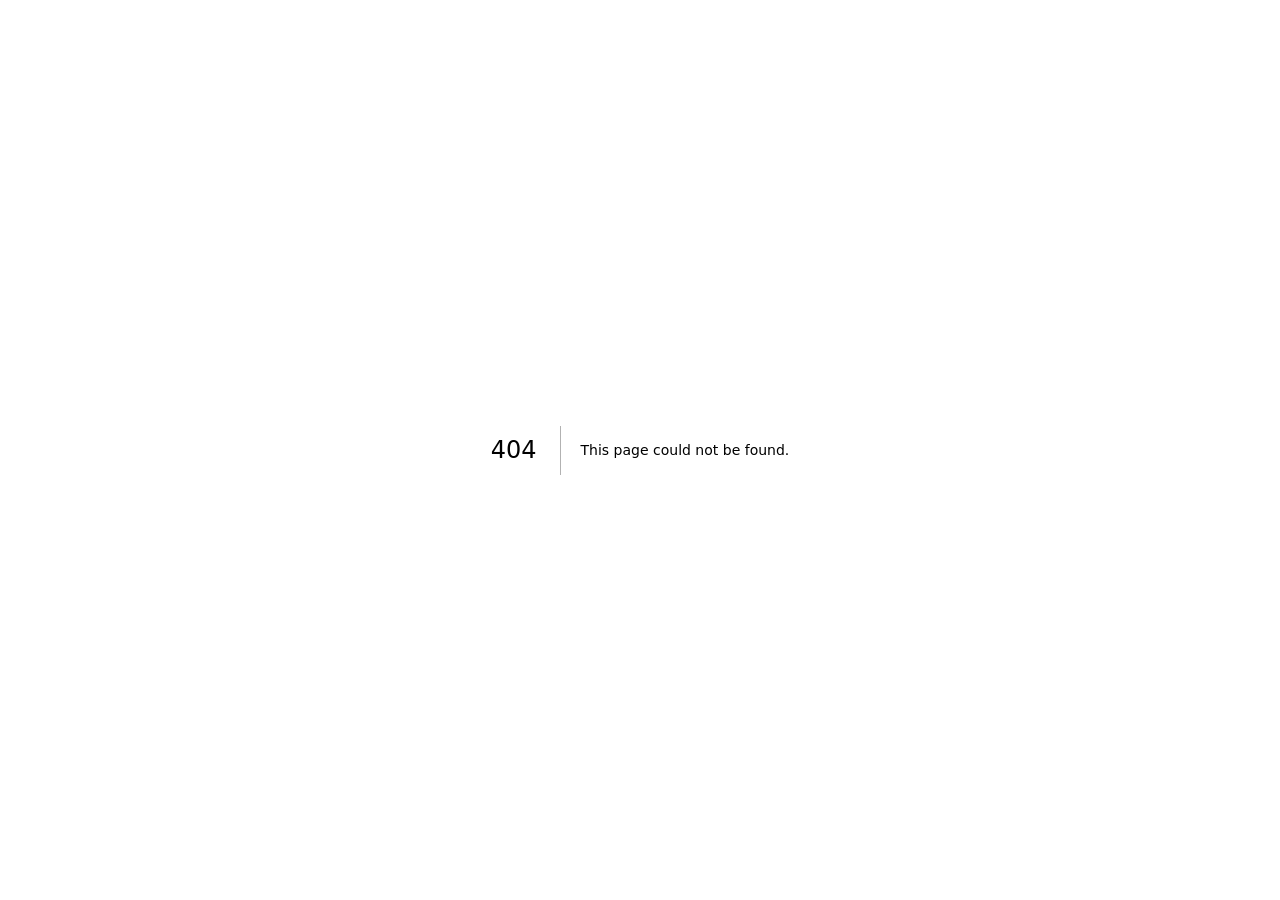
<file: 404/index.html>
<!DOCTYPE html><html lang="zh-CN"><head><meta charSet="utf-8"/><meta name="viewport" content="width=device-width, initial-scale=1"/><link rel="stylesheet" href="/_next/static/chunks/0mg_dtz4qm5_c.css" data-precedence="next"/><link rel="preload" as="script" fetchPriority="low" href="/_next/static/chunks/1rhpcudoavw23.js"/><script src="/_next/static/chunks/1bo6mczxeamad.js" async=""></script><script src="/_next/static/chunks/435gaosa1j80j.js" async=""></script><script src="/_next/static/chunks/turbopack-06e2gg1kv4pfv.js" async=""></script><script src="/_next/static/chunks/3mqccfv_o27za.js" async="" crossorigin=""></script><meta name="robots" content="noindex"/><title>百度一下 - 教师节 Doodle 预览</title><meta name="description" content="教师节互动 Doodle"/><title>404: This page could not be found.</title><script src="/_next/static/chunks/0cz1d0mv5g_q7.js" noModule=""></script></head><body><div hidden=""><!--$--><!--/$--></div><div style="font-family:system-ui,&quot;Segoe UI&quot;,Roboto,Helvetica,Arial,sans-serif,&quot;Apple Color Emoji&quot;,&quot;Segoe UI Emoji&quot;;height:100vh;text-align:center;display:flex;flex-direction:column;align-items:center;justify-content:center"><div><style>body{color:#000;background:#fff;margin:0}.next-error-h1{border-right:1px solid rgba(0,0,0,.3)}@media (prefers-color-scheme:dark){body{color:#fff;background:#000}.next-error-h1{border-right:1px solid rgba(255,255,255,.3)}}</style><h1 class="next-error-h1" style="display:inline-block;margin:0 20px 0 0;padding:0 23px 0 0;font-size:24px;font-weight:500;vertical-align:top;line-height:49px">404</h1><div style="display:inline-block"><h2 style="font-size:14px;font-weight:400;line-height:49px;margin:0">This page could not be found.</h2></div></div></div><!--$--><!--/$--><script src="/_next/static/chunks/1rhpcudoavw23.js" id="_R_" async=""></script><script>(self.__next_f=self.__next_f||[]).push([0])</script><script>self.__next_f.push([1,"1:\"$Sreact.fragment\"\n2:I[52103,[\"/_next/static/chunks/3mqccfv_o27za.js\"],\"default\"]\n3:I[96019,[\"/_next/static/chunks/3mqccfv_o27za.js\"],\"default\"]\n4:I[71380,[\"/_next/static/chunks/3mqccfv_o27za.js\"],\"OutletBoundary\"]\n5:\"$Sreact.suspense\"\n8:I[71380,[\"/_next/static/chunks/3mqccfv_o27za.js\"],\"ViewportBoundary\"]\na:I[71380,[\"/_next/static/chunks/3mqccfv_o27za.js\"],\"MetadataBoundary\"]\nc:I[76515,[\"/_next/static/chunks/3mqccfv_o27za.js\"],\"default\",1]\n:HL[\"/_next/static/chunks/0mg_dtz4qm5_c.css\",\"style\"]\n7:X\n0:{\"P\":null,\"c\":[\"\",\"_not-found\",\"\"],\"q\":\"\",\"i\":false,\"f\":[[[\"\",{\"children\":[\"/_not-found\",{\"children\":[\"__PAGE__\",{},\"$undefined\",\"$undefined\",4608]},\"$undefined\",\"$undefined\",4608]},\"$undefined\",\"$undefined\",4624],[[\"$\",\"$1\",\"c\",{\"children\":[[[\"$\",\"link\",\"0\",{\"rel\":\"stylesheet\",\"href\":\"/_next/static/chunks/0mg_dtz4qm5_c.css\",\"precedence\":\"next\",\"crossOrigin\":\"$undefined\",\"nonce\":\"$undefined\"}],[\"$\",\"script\",\"script-0\",{\"src\":\"/_next/static/chunks/3mqccfv_o27za.js\",\"async\":true,\"nonce\":\"$undefined\"}]],[\"$\",\"html\",null,{\"lang\":\"zh-CN\",\"children\":[\"$\",\"body\",null,{\"children\":[\"$\",\"$L2\",null,{\"parallelRouterKey\":\"children\",\"error\":\"$undefined\",\"errorStyles\":\"$undefined\",\"errorScripts\":\"$undefined\",\"template\":[\"$\",\"$L3\",null,{}],\"templateStyles\":\"$undefined\",\"templateScripts\":\"$undefined\",\"notFound\":[[[\"$\",\"title\",null,{\"children\":\"404: This page could not be found.\"}],[\"$\",\"div\",null,{\"style\":{\"fontFamily\":\"system-ui,\\\"Segoe UI\\\",Roboto,Helvetica,Arial,sans-serif,\\\"Apple Color Emoji\\\",\\\"Segoe UI Emoji\\\"\",\"height\":\"100vh\",\"textAlign\":\"center\",\"display\":\"flex\",\"flexDirection\":\"column\",\"alignItems\":\"center\",\"justifyContent\":\"center\"},\"children\":[\"$\",\"div\",null,{\"children\":[[\"$\",\"style\",null,{\"dangerouslySetInnerHTML\":{\"__html\":\"body{color:#000;background:#fff;margin:0}.next-error-h1{border-right:1px solid rgba(0,0,0,.3)}@media (prefers-color-scheme:dark){body{color:#fff;background:#000}.next-error-h1{border-right:1px solid rgba(255,255,255,.3)}}\"}}],[\"$\",\"h1\",null,{\"className\":\"next-error-h1\",\"style\":{\"display\":\"inline-block\",\"margin\":\"0 20px 0 0\",\"padding\":\"0 23px 0 0\",\"fontSize\":24,\"fontWeight\":500,\"verticalAlign\":\"top\",\"lineHeight\":\"49px\"},\"children\":404}],[\"$\",\"div\",null,{\"style\":{\"display\":\"inline-block\"},\"children\":[\"$\",\"h2\",null,{\"style\":{\"fontSize\":14,\"fontWeight\":400,\"lineHeight\":\"49px\",\"margin\":0},\"children\":\"This page could not be found.\"}]}]]}]}]],[]],\"forbidden\":\"$undefined\",\"unauthorized\":\"$undefined\"}]}]}]]}],{\"children\":[[\"$\",\"$1\",\"c\",{\"children\":[null,[\"$\",\"$L2\",null,{\"parallelRouterKey\":\"children\",\"error\":\"$undefined\",\"errorStyles\":\"$undefined\",\"errorScripts\":\"$undefined\",\"template\":[\"$\",\"$L3\",null,{}],\"templateStyles\":\"$undefined\",\"templateScripts\":\"$undefined\",\"notFound\":\"$undefined\",\"forbidden\":\"$undefined\",\"unauthorized\":\"$undefined\"}]]}],{\"children\":[[\"$\",\"$1\",\"c\",{\"children\":[[[\"$\",\"title\",null,{\"children\":\"404: This page could not be found.\"}],[\"$\",\"div\",null,{\"style\":\"$0:f:0:1:0:props:children:1:props:children:props:children:props:notFound:0:1:props:style\",\"children\":[\"$\",\"div\",null,{\"children\":[[\"$\",\"style\",null,{\"dangerouslySetInnerHTML\":{\"__html\":\"body{color:#000;background:#fff;margin:0}.next-error-h1{border-right:1px solid rgba(0,0,0,.3)}@media (prefers-color-scheme:dark){body{color:#fff;background:#000}.next-error-h1{border-right:1px solid rgba(255,255,255,.3)}}\"}}],[\"$\",\"h1\",null,{\"className\":\"next-error-h1\",\"style\":\"$0:f:0:1:0:props:children:1:props:children:props:children:props:notFound:0:1:props:children:props:children:1:props:style\",\"children\":404}],[\"$\",\"div\",null,{\"style\":\"$0:f:0:1:0:props:children:1:props:children:props:children:props:notFound:0:1:props:children:props:children:2:props:style\",\"children\":[\"$\",\"h2\",null,{\"style\":\"$0:f:0:1:0:props:children:1:props:children:props:children:props:notFound:0:1:props:children:props:children:2:props:children:props:style\",\"children\":\"This page could not be found.\"}]}]]}]}]],null,[\"$\",\"$L4\",null,{\"children\":[\"$\",\"$5\",null,{\"name\":\"Next.MetadataOutlet\",\"children\":\"$@6\"}]}]]}],{},null,false,null]},null,false,\"$7\"]},null,false,null],[\"$\",\"$1\",\"h\",{\"children\":[[\"$\",\"meta\",null,{\"name\":\"robots\",\"content\":\"noindex\"}],[\"$\",\"$L8\",null,{\"children\":\"$L9\"}],[\"$\",\"div\",null,{\"hidden\":true,\"children\":[\"$\",\"$La\",null,{\"children\":[\"$\",\"$5\",null,{\"name\":\"Next.Metadata\",\"children\":\"$Lb\"}]}]}],null]}],false]],\"m\":\"$undefined\",\"G\":[\"$c\",[[\"$\",\"link\",\"0\",{\"rel\":\"stylesheet\",\"href\":\"/_next/static/chunks/0mg_dtz4qm5_c.css\",\"precedence\":\"next\",\"crossOrigin\":\"$undefined\",\"nonce\":\"$undefined\"}]]],\"S\":true,\"h\":null,\"r\":\"$undefined\",\"s\":\"$undefined\",\"a\":\"$undefined\",\"l\":\"$undefined\",\"p\":\"$undefined\",\"d\":\"$undefined\",\"b\":\"ODa7wGyRJGCHWxkngJ1fo\"}\n7:C\n9:[[\"$\",\"meta\",\"0\",{\"charSet\":\"utf-8\"}],[\"$\",\"meta\",\"1\",{\"name\":\"viewport\",\"content\":\"width=device-width, initial-scale=1\"}]]\n6:null\nb:[[\"$\",\"title\",\"0\",{\"children\":\"百度一下 - 教师节 Doodle 预览\"}],[\"$\",\"meta\",\"1\",{\"name\":\"description\",\"content\":\"教师节互动 Doodle\"}]]\n"])</script></body></html>
</file>
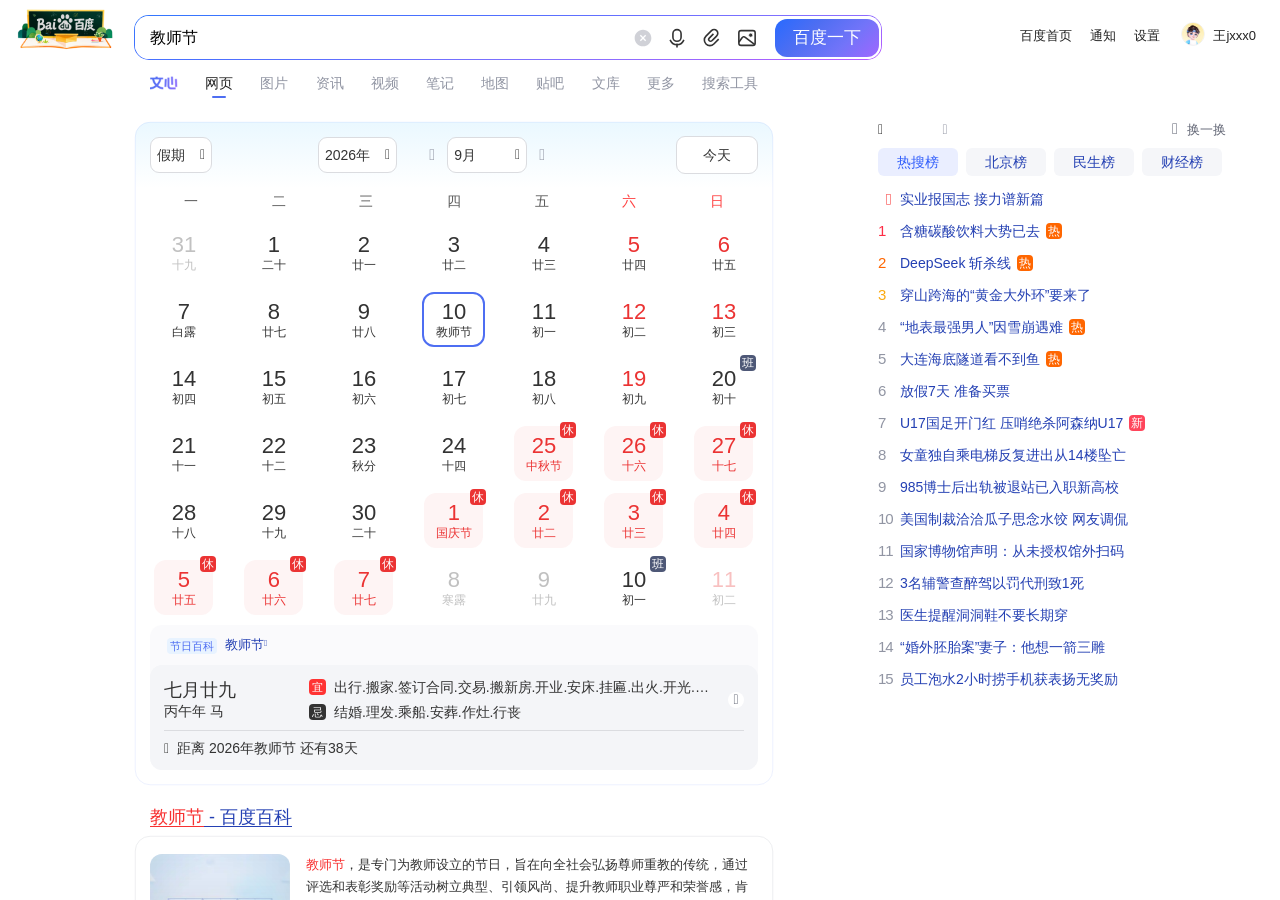
<file: reference/search/index.html>
<!doctype html>
<html lang="zh-CN">
<head>
  <meta charset="utf-8">
  <meta name="viewport" content="width=device-width,initial-scale=1">
  <title>百度教师节彩蛋预览</title>
  <link rel="preload" href="envelope-animation.webp?v=flowers-814-1" as="image" type="image/webp" fetchpriority="high">
  <link rel="stylesheet" href="styles.css?v=flowers-814-1">
  <style>
    html,body{margin:0;width:100%;min-height:100%;background:#fff}
    body{overflow:hidden}
    .page-frame{position:fixed;inset:0;width:100%;height:100%;border:0;background:#fff}
  </style>
</head>
<body>
  <iframe
    class="page-frame"
    src="saved-page/%E6%95%99%E5%B8%88%E8%8A%82_%E7%99%BE%E5%BA%A6%E6%90%9C%E7%B4%A2.html"
    title="百度教师节搜索页"
    loading="eager"></iframe>
  <script>
    const pageFrame = document.querySelector(".page-frame");
    const replaceSearchLogo = () => {
      const frameDocument = pageFrame.contentDocument;
      if (!frameDocument) return;
      const logoUrl = new URL(
        "saved-page/教师节_百度搜索_files/teacher-day-logo-custom.png?v=logo-818-2",
        location.href
      ).href;
      frameDocument.querySelectorAll("#result_logo img").forEach(image => {
        image.src = logoUrl;
      });
    };
    pageFrame.addEventListener("load", replaceSearchLogo);
    if (pageFrame.contentDocument?.readyState === "complete") {
      replaceSearchLogo();
    }
  </script>
  <script src="content.js?v=flowers-814-1"></script>
</body>
</html>
</file>
<file: _next/static/chunks/0mg_dtz4qm5_c.css>
:root{--baidu-blue:#315efb;--baidu-violet:#a34df3;--text:#222;--muted:#9195a3}*{box-sizing:border-box;letter-spacing:0}html,body{min-width:960px;min-height:100%;margin:0}body{color:var(--text);background:#fff;font-family:Arial,PingFang SC,Microsoft YaHei,sans-serif}button,input{font:inherit}button,a{-webkit-tap-highlight-color:transparent}button{color:inherit}.sr-only{clip:rect(0, 0, 0, 0);white-space:nowrap;border:0;width:1px;height:1px;margin:-1px;padding:0;position:absolute;overflow:hidden}.baidu-page{background:#fff;min-height:100vh;position:relative;overflow:hidden}.topbar{z-index:20;justify-content:space-between;align-items:center;height:clamp(50px,4vw,64px);padding:0 clamp(20px,1.7vw,32px);font-size:clamp(12px,.9vw,14px);display:flex;position:absolute;inset:0 0 auto}.primary-nav,.utility-nav,.weather{align-items:center;display:flex}.primary-nav{white-space:nowrap;gap:clamp(20px,1.8vw,34px)}.primary-nav a{color:#222;text-decoration:none}.primary-nav a:hover{color:var(--baidu-blue)}.utility-nav{white-space:nowrap;gap:clamp(10px,1vw,18px)}.weather{gap:5px}.air-quality{color:#fff;background:#35c86f;border-radius:3px;place-items:center;width:18px;height:18px;font-size:11px;display:grid}.utility-button,.account-button{cursor:pointer;background:0 0;border:0;align-items:center;gap:5px;padding:0;display:inline-flex}.utility-button:hover,.account-button:hover{color:var(--baidu-blue)}.account-mark{color:#fff;background:var(--baidu-blue);border-radius:50%;place-items:center;width:20px;height:20px;display:grid}.doodle-layer{z-index:8;pointer-events:none;width:100%;height:14vw;min-height:140px;max-height:270px;position:absolute;inset:max(170px - 12.48vw,2.67vw - 18px) 0 auto}.doodle-grass-layer{z-index:2;aspect-ratio:8/5;pointer-events:none;transform-origin:50% 0;width:100vw;position:absolute;top:0;left:50%;transform:translate(-50%)scale(.86)}.doodle-grass-frame{pointer-events:none;-webkit-user-select:none;user-select:none;width:39%;height:auto;display:block;position:absolute;top:clamp(0px,1.72vw,33px);left:30.5%}.doodle-page-turn-layer{z-index:3;aspect-ratio:8/5;pointer-events:none;transform-origin:50% 0;width:100vw;position:absolute;top:-12px;left:50%;transform:translate(-50%)scale(.86)}.doodle-page-turn-animation{pointer-events:none;-webkit-user-select:none;user-select:none;width:24.9074%;height:auto;display:block;position:absolute;top:0;left:37.6157%}.doodle-hit-area{z-index:4;cursor:pointer;pointer-events:auto;background:0 0;border:0;border-radius:6px;width:clamp(320px,28.5vw,548px);height:clamp(138px,12vw,230px);padding:0;position:absolute;top:clamp(8px,.7vw,14px);left:50%;transform:translate(-50%)}.doodle-hit-area:focus-visible{outline-offset:4px;outline:3px solid #315efb52}.search-stage{z-index:10;pointer-events:none;flex-direction:column;align-items:center;padding-top:clamp(188px,15.15vw,291px);display:flex;position:relative}.search-box,.assistant-entry{pointer-events:auto}.search-box{background:linear-gradient(#fff, #fff) padding-box, linear-gradient(120deg, var(--baidu-blue), #7664fb 66%, var(--baidu-violet)) border-box;border:2px solid #0000;border-radius:clamp(14px,1.25vw,22px);width:clamp(640px,55.6vw,1068px);height:clamp(82px,7.16vw,138px);position:relative;box-shadow:0 10px 22px #315efb14}.search-box:focus-within{box-shadow:0 12px 28px #315efb24}.search-box input{color:#222;background:0 0;border:0;outline:0;width:100%;height:100%;padding:clamp(11px,1vw,18px) clamp(188px,15vw,286px) clamp(45px,3.8vw,72px) clamp(14px,1.3vw,24px);font-size:clamp(14px,1.08vw,20px)}.search-box input::placeholder{color:#a7abb7;opacity:1}.search-tools{align-items:center;gap:clamp(8px,.75vw,14px);display:flex;position:absolute;bottom:clamp(8px,.7vw,13px);right:clamp(104px,8.2vw,158px)}.search-tools button{cursor:pointer;background:0 0;border:0;place-items:center;width:clamp(24px,2vw,34px);height:clamp(24px,2vw,34px);padding:0;display:grid}.search-tools svg{stroke-width:1.8px;width:clamp(18px,1.55vw,26px);height:clamp(18px,1.55vw,26px)}.search-tools button:hover{color:var(--baidu-blue)}.search-submit{color:#fff;background:linear-gradient(110deg, var(--baidu-blue), #6d60fb 68%, #a352f2);cursor:pointer;border:0;border-radius:clamp(9px,.9vw,16px);width:clamp(90px,7.7vw,148px);height:clamp(38px,3.55vw,66px);padding:0;font-size:clamp(17px,1.45vw,27px);position:absolute;bottom:clamp(6px,.62vw,11px);right:clamp(7px,.65vw,12px)}.search-submit:hover{filter:brightness(1.05)}.assistant-entry{color:#25283a;cursor:pointer;background:#f4f5f8;border:0;border-radius:999px;align-items:center;gap:clamp(5px,.5vw,9px);height:clamp(34px,3vw,54px);margin-top:clamp(28px,2.55vw,48px);padding:0 clamp(10px,1vw,18px);font-size:clamp(13px,1.05vw,19px);display:flex}.assistant-entry strong{color:#536df3}.assistant-icon{color:#fff;background:#536df3;border-radius:50%;place-items:center;width:19px;height:19px;display:grid}.content-panel{z-index:9;width:clamp(640px,55.6vw,1068px);margin:clamp(60px,5.15vw,98px) auto 0;position:relative}.content-toolbar{justify-content:space-between;align-items:center;height:28px;display:flex}.content-tabs{align-items:center;gap:clamp(10px,.9vw,17px);display:flex}.content-tabs button,.refresh-button,.trend-list button{cursor:pointer;background:0 0;border:0;padding:0}.content-tabs button{color:#9195a3;font-size:clamp(14px,1.12vw,21px);position:relative}.content-tabs button.active{color:#222;font-weight:600}.content-tabs button.active:after{content:"";background:#ff3b36;border-radius:3px;width:14px;height:3px;position:absolute;bottom:-10px;left:50%;transform:translate(-50%)}.tab-chevron,.refresh-button{color:#9da1ad}.refresh-button{align-items:center;gap:4px;font-size:clamp(12px,.95vw,18px);display:inline-flex}.refresh-button:hover{color:var(--baidu-blue)}.trend-grid{grid-template-columns:1fr 1fr;gap:clamp(70px,8vw,154px);margin-top:clamp(20px,1.8vw,34px);display:grid}.trend-list{gap:clamp(12px,1.05vw,20px);margin:0;padding:0;list-style:none;display:grid}.trend-list li{grid-template-columns:22px minmax(0,max-content) 22px;align-items:center;min-width:0;font-size:clamp(14px,1.12vw,21px);display:grid}.trend-rank{color:#9195a3}.rank-1,.rank-2,.rank-3{color:#ff4d4f}.trend-list button{text-align:left;text-overflow:ellipsis;white-space:nowrap;overflow:hidden}.trend-list button:hover{color:var(--baidu-blue)}.trend-tag{color:#fff;border-radius:4px;place-items:center;width:18px;height:18px;margin-left:5px;font-size:11px;display:grid}.tag-热{background:#ff8c32}.tag-新{background:#ff4d6a}.tag-沸{background:#ff3447}.app-grid{grid-template-columns:repeat(6,1fr);gap:18px;margin-top:clamp(28px,2.6vw,50px);display:grid}.app-grid button{cursor:pointer;background:0 0;border:0;gap:8px;min-width:0;padding:10px 4px;display:grid}.app-grid button span{color:#fff;background:var(--baidu-blue);border-radius:8px;place-items:center;width:42px;height:42px;margin:auto;font-size:18px;display:grid}.app-grid button:nth-child(2n) span{background:#26a67b}.app-grid button:nth-child(3n) span{background:#ec5b54}.editorial-item{border-top:1px solid #f0f1f5;grid-template-columns:clamp(188px,14.7vw,282px) 1fr;align-items:start;gap:14px;margin-top:clamp(76px,7.4vw,142px);padding-top:16px;display:grid}.editorial-image{aspect-ratio:16/9;color:#fff;background:linear-gradient(135deg,#4f8d90,#1a586a 55%,#69a25f);border-radius:6px;place-items:center;display:grid}.editorial-image span{background:#ffffff40;border-radius:50%;place-items:center;width:34px;height:34px;display:grid}.editorial-item h2{margin:4px 0 10px;font-size:clamp(16px,1.35vw,25px);font-weight:400;line-height:1.45}.editorial-item p{color:#9195a3;margin:0;font-size:13px}.floating-tools{z-index:30;background:#fff;border-radius:24px;gap:2px;padding:7px 0;display:grid;position:fixed;bottom:clamp(28px,4vw,72px);right:clamp(18px,2vw,38px);box-shadow:0 6px 22px #1f233012}.floating-tools button{color:#666a76;cursor:pointer;background:0 0;border:0;place-items:center;width:42px;height:34px;padding:0;display:grid}.floating-tools button:hover{color:var(--baidu-blue)}.toast{z-index:40;color:#fff;opacity:0;pointer-events:none;background:#222222e6;border-radius:6px;padding:9px 16px;font-size:13px;transition:opacity .18s,transform .18s;position:fixed;bottom:34px;left:50%;transform:translate(-50%,8px)}.toast.is-visible{opacity:1;transform:translate(-50%)}@media (max-width:1120px){.primary-nav{gap:17px}.primary-nav a:nth-child(9),.utility-button svg,.utility-button span{display:none}.trend-grid{gap:44px}}@media (prefers-reduced-motion:reduce){.toast{transition:none}}
</file>
<file: reference/search/styles.css>
#teacher-day-entry-stage,
#teacher-day-button-stage,
#teacher-day-send-stage {
  position: fixed;
  inset: 0;
  visibility: hidden;
  z-index: 2147483644;
  overflow: hidden;
  opacity: 0;
  pointer-events: none;
  transition: opacity .12s linear, visibility 0s linear .12s;
}

#teacher-day-entry-stage {
  z-index: 2147483647;
}

#teacher-day-button-stage {
  z-index: 2147483645;
  transition: opacity .08s linear, visibility 0s linear .08s;
}

#teacher-day-send-stage {
  z-index: 2147483644;
  transition: none;
}

#teacher-day-send-stage .teacher-day-sequence-composition {
  left: 0;
  top: 0;
  width: 100vw;
  height: 100vh;
  aspect-ratio: auto;
  transform: none;
}

#teacher-day-entry-stage.is-visible,
#teacher-day-button-stage.is-visible,
#teacher-day-send-stage.is-visible {
  visibility: visible;
  opacity: 1;
  transition-delay: 0s;
}

.teacher-day-sequence-composition {
  position: absolute;
  left: 50%;
  top: 50%;
  width: min(100vw, 160vh);
  aspect-ratio: 8 / 5;
  transform: translate(-50%, -50%);
  pointer-events: none;
}

.teacher-day-entry-animation,
.teacher-day-entry-frame,
.teacher-day-button-frame,
.teacher-day-send-frame,
.teacher-day-send-flower {
  position: absolute;
  display: block;
  height: auto;
  pointer-events: none;
  user-select: none;
}

.teacher-day-entry-animation,
.teacher-day-entry-frame {
  left: 18.8657%;
  top: 25.5926%;
  width: 59.6296%;
  transform: scale(.82);
  transform-origin: center center;
}

.teacher-day-button-frame {
  left: 44.3287%;
  top: 35.1852%;
  width: 33.912%;
  clip-path: inset(84.0713% 51.6041% 0 0);
  transition: opacity .16s ease, filter .16s ease;
}

.teacher-day-send-frame,
.teacher-day-send-flower {
  left: 20.5093%;
  top: 19.963%;
  width: 57.7315%;
}

.teacher-day-send-flower {
  left: 50%;
  top: 70vh;
  width: clamp(72px, 9.5vw, 154px);
  max-width: none;
  transform-origin: 50% 92%;
  offset-anchor: 50% 92%;
  offset-distance: 0%;
  offset-rotate: 0deg;
  opacity: 0;
  will-change: transform, opacity;
  backface-visibility: hidden;
}

.teacher-day-send-flower.is-playing {
  animation:
    teacher-day-send-flower-travel 2.2s cubic-bezier(.22, .5, .32, 1) forwards,
    teacher-day-send-flower-opacity 2.2s linear forwards,
    teacher-day-send-flower-pose 2.2s cubic-bezier(.22, .5, .32, 1) forwards;
}

@keyframes teacher-day-send-flower-travel {
  from { offset-distance: 0%; }
  to { offset-distance: 100%; }
}

@keyframes teacher-day-send-flower-opacity {
  0% { opacity: 0; }
  14% { opacity: 1; }
  82% { opacity: 1; }
  100% { opacity: 0; }
}

@keyframes teacher-day-send-flower-pose {
  0% { transform: scale(.54) rotate(0deg); }
  18% { transform: scale(var(--flower-scale, .9)) rotate(calc(var(--flower-rotation, 0deg) * .16)); }
  100% { transform: scale(calc(var(--flower-scale, .9) * .88)) rotate(var(--flower-rotation, 0deg)); }
}

#teacher-day-flower-trigger {
  position: absolute;
  left: 44.3287%;
  top: 85.8148%;
  width: 16.412%;
  height: 9.5926%;
  z-index: 2;
  padding: 0;
  border: 0;
  border-radius: 8px;
  outline: 0;
  background: transparent;
  cursor: pointer;
  pointer-events: auto;
  -webkit-tap-highlight-color: transparent;
}

#teacher-day-flower-trigger:disabled {
  cursor: default;
}

#teacher-day-flower-trigger:focus-visible {
  outline: 3px solid rgba(77, 123, 255, .6);
  outline-offset: 3px;
}

#teacher-day-button-stage:has(#teacher-day-flower-trigger:hover) .teacher-day-button-frame {
  filter: brightness(1.04) saturate(1.04);
}

@media (prefers-reduced-motion: reduce) {
  #teacher-day-entry-stage,
  #teacher-day-button-stage {
    transition: none;
  }
}
</file>
